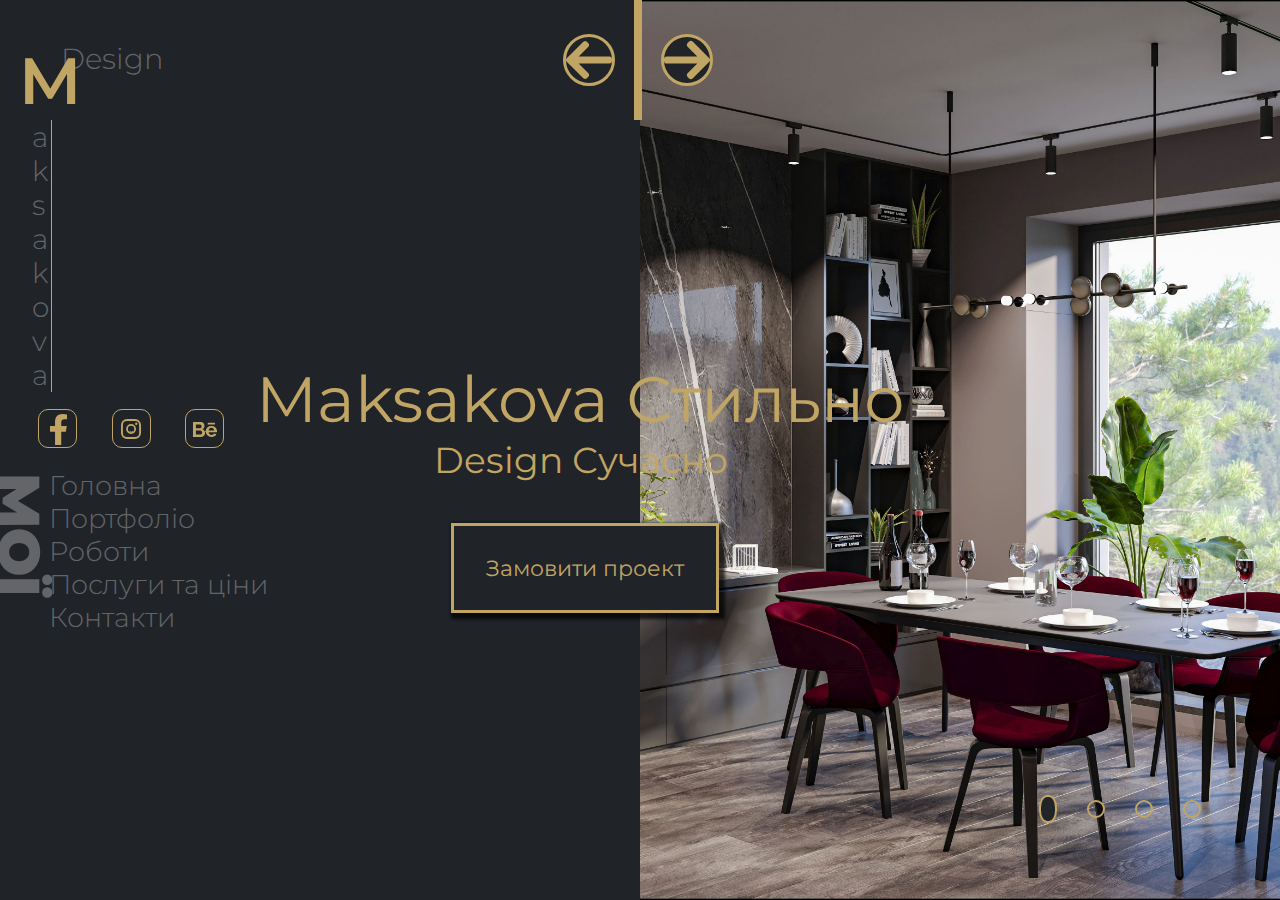
<file: index.html>
<!DOCTYPE html>
<html lang="uk-ua">
<head>
    <meta charset="UTF-8">
    <meta http-equiv="X-UA-Compatible" content="IE=edge">
    <meta name="viewport" content="width=device-width, initial-scale=1.0">
    <link rel="stylesheet" href="css/style.css">
    <link rel="preconnect" href="https://fonts.gstatic.com">
    <link href="https://fonts.googleapis.com/css2?family=Montserrat:wght@300;400;500;600;700&display=swap"
    rel="stylesheet">
    <link rel="icon" type="image/png" sizes="16x16" href="/images/1617789281.ico">
    <title>Maksakova|Design</title>
</head>

<body>
    <!-- Головна -->
    <div class="wrapper">
        <div class="block_page">
            <div class="block_logo">
                <span class="first_letеer">M</span>
                <div class="logo_letter">
                    <span class="logo_letter-img">a<br>k<br>s<br>a<br>k<br>o<br>v<br>a</span>
                </div>
            </div>

            <div class="block_social">
                <ul class="social_list">
                    <li class="social_item fb">
                        <a target="_blank" href="https://www.facebook.com/maksakovadesign-587597978582560/">..</a>
                    </li>
                    <li class="social_item instagram">
                        <a target="_blank" href="https://www.instagram.com/maksakovadesign/?igshid=1u3k29672hvlq">..</a>
                    </li>
                    <li class="social_item be">
                        <a target="_blank" href="https://auth.services.adobe.com/ru_RU/deeplink.html#/progressive-profile/date-of-birth/">.</a>
                    </li>
                </ul>
            </div> <!--block_social-->

            <div class="block_nav">
                <nav>
                    <ul class="nav_list">
                        <li class="nav_item"><a href="./index.html">Головна</a></li>
                        <li class="nav_item"><a href="./portholio.html">Портфоліо</a></li>
                        <li class="nav_item"><a href="./works.html">Роботи</a></li>
                        <li class="nav_item"><a href="./price.html">Послуги та ціни</a></li>
                        <li class="nav_item"><a href="./map.html">Контакти</a></li>
                    </ul>
                </nav>
            </div>
        </div>

        <div class="title_block">
            <h1 class="title_desing">Maksakova Стильно</h1>
            <span class="subtitle_desing">Design Сучасно</span>
            <a class="desing_link btn" href="./form.html">Замовити проект</a>
        </div>

        <div class="slick-arrow_block">
            <span class="line_top"></span>
        </div>

        <div class="slider_block">

            <div class="slider">
                <div class="slider_item">
                    <img class="slider_img" data-lazy='./images/1-min.jpg' src="./images/1-min.jpg" alt="img">
                </div>
                <div class="slider_item">
                    <img class="slider_img" data-lazy='./images/2-min.jpg'  src="./images/2-min.jpg" alt="img">
                </div>
                <div class="slider_item">
                    <img class="slider_img" data-lazy='./images/3-min.jpg' src="./images/3-min.jpg" alt="img">
                </div>
                <div class="slider_item">
                    <img class="slider_img" data-lazy='./images/5-min.jpg' src="./images/5-min.jpg" alt="img">
                </div>
                
            </div> <!--slider-->
            
        </div>

    </div> <!--wrapper-->

    <script src="https://code.jquery.com/jquery-3.6.0.min.js"></script>
    <script src="./js/slick.min.js"></script>
    <script src="./js/index.js"></script>
</body>
</html>
</file>
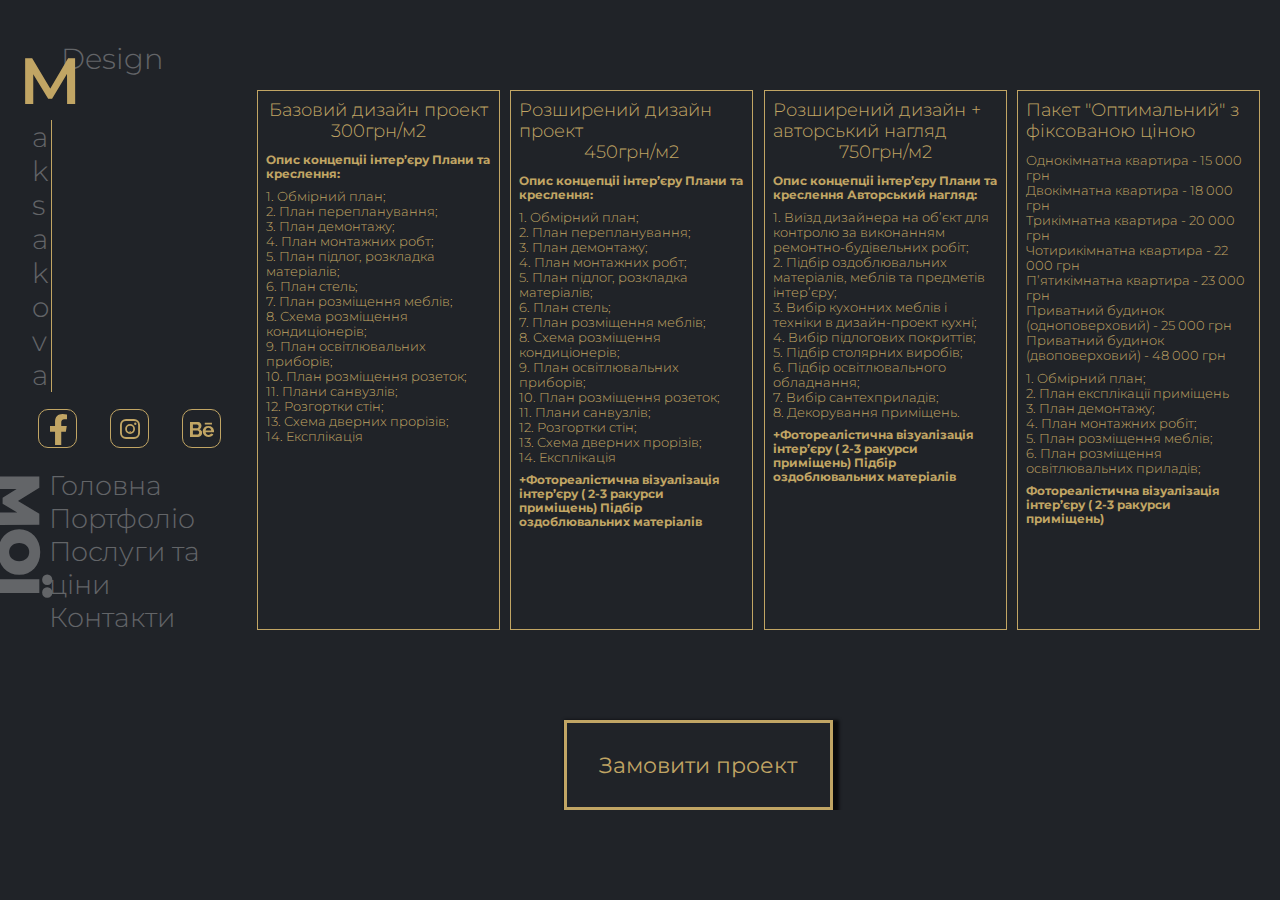
<file: price.html>
<!DOCTYPE html>
<html lang="uk-ua">
<head>
    <meta charset="UTF-8">
    <meta http-equiv="X-UA-Compatible" content="IE=edge">
    <meta name="viewport" content="width=device-width, initial-scale=1.0">
    <link rel="stylesheet" href="css/style.css">
    <link rel="preconnect" href="https://fonts.gstatic.com">
    <link href="https://fonts.googleapis.com/css2?family=Montserrat:wght@300;400;500;600;700&display=swap" rel="stylesheet">
    <link rel="icon" type="image/png" sizes="16x16" href="/images/1617789281.ico">
    <title>Price</title>
</head>

<body>
    <!-- Головна -->
    <div class="wrapper price">
        <div class="block_page">
            <div>
                <div class="block_logo">
                <span class="first_letеer">M</span>
                <div class="logo_letter">
                    <span class="logo_letter-img">a<br>k<br>s<br>a<br>k<br>o<br>v<br>a</span>
                </div>
            </div>

            <div class="block_social">
                <ul class="social_list">
                    <li class="social_item fb">
                        <a target="_blank" href="https://www.facebook.com/maksakovadesign-587597978582560/">.</a>
                    </li>
                    <li class="social_item instagram">
                        <a target="_blank" href="https://www.instagram.com/maksakovadesign/?igshid=1u3k29672hvlq">.</a>
                    </li>
                    <li class="social_item be">
                        <a target="_blank" href="https://auth.services.adobe.com/ru_RU/deeplink.html#/progressive-profile/date-of-birth/">.</a>
                    </li>
                </ul>
            </div> <!--block_social-->
            
            </div>
            <div class="block_nav">
                <nav>
                    <ul class="nav_list">
                        <li class="nav_item"><a href="./index.html">Головна</a></li>
                        <li class="nav_item"><a href="./portholio.html">Портфоліо</a></li>
                        <li class="nav_item"><a href="./price.html">Послуги та ціни</a></li>
                        <li class="nav_item"><a href="./map.html">Контакти</a></li>
                    </ul>
                </nav>
            </div>
        </div>

        <div class="price_block">
            <div class="card_flex">
                <div class="card">
                    <h3 class="card_title" >Базовий дизайн проект</h3>
                    <span class="price_coin">300грн/м2</span>
                    <p class="price_subtitle" >Опис концепціі інтер’єру
                        Плани та креслення:</p>
                    <p class="price_text">1. Обмірний план;<br>
                        2. План перепланування;<br>
                        3. План демонтажу;<br>
                        4. План монтажних робт;<br>
                        5. План підлог, розкладка матеріалів;<br>
                        6. План стель;<br>
                        7. План розміщення меблів;<br>
                        8. Схема розміщення кондиціонерів;<br>
                        9. План освітлювальних приборів;<br>
                        10. План розміщення розеток;<br>
                        11. Плани санвузлів;<br>
                        12. Розгортки стін;<br>
                        13. Схема дверних прорізів;<br>
                        14. Експлікація</p>
                    <p class="price_subtitle"></p>
                </div>
                <div class="card">
                    <h3 class="card_title" >Розширений дизайн проект </h3>
                    <span class="price_coin">450грн/м2</span>
                    <p class="price_subtitle" >Опис концепціі інтер’єру
                        Плани та креслення:</p>
                    <p class="price_text">
                        1. Обмірний план;<br>
                        2. План перепланування;<br>
                        3. План демонтажу;<br>
                        4. План монтажних робт;<br>
                        5. План підлог, розкладка матеріалів;<br>
                        6. План стель;<br>
                        7. План розміщення меблів;<br>
                        8. Схема розміщення кондиціонерів;<br>
                        9. План освітлювальних приборів;<br>
                        10. План розміщення розеток;<br>
                        11. Плани санвузлів;<br>
                        12. Розгортки стін;<br>
                        13. Схема дверних прорізів;<br>
                        14. Експлікація<br>
                    </p>
                    <p class="price_subtitle">+Фотореалістична візуалізація 
                        інтер’єру ( 2-3 ракурси приміщень)
                        Підбір оздоблювальних матеріалів</p>
                </div>
                <div class="card">
                    <h3 class="card_title" >Розширений дизайн + авторський нагляд</h3>
                    <span class="price_coin">750грн/м2</span>
                    <p class="price_subtitle" >Опис концепціі інтер’єру
                        Плани та креслення 
                        Авторський нагляд:
                    </p>
                    <p class="price_text">
                        1. Виїзд дизайнера на об’єкт для 
                        контролю за виконанням 
                        ремонтно-будівельних робіт;<br>
                        2. Підбір оздоблювальних матеріалів, 
                        меблів та предметів інтер’єру;<br>
                        3. Вибір кухонних меблів і техніки 
                        в дизайн-проект кухні;<br>
                        4. Вибір підлогових покриттів;<br>
                        5. Підбір столярних виробів;<br>
                        6. Підбір освітлювального обладнання;<br>
                        7. Вибір сантехприладів;<br>
                        8. Декорування приміщень.
                    <p class="price_subtitle">+Фотореалістична візуалізація 
                        інтер’єру ( 2-3 ракурси приміщень)
                        Підбір оздоблювальних матеріалів</p>
                </div>
                <div class="card">
                    <h3 class="card_title">Пакет "Оптимальний" з фіксованою ціною</h3>
                    <span class="price_coin"></span>
                    <p class="price_text">
                        Однокімнатна квартира - 15 000 грн<br>
                        Двокімнатна квартира - 18 000 грн<br>
                        Трикімнатна квартира - 20 000 грн<br>
                        Чотирикімнатна квартира - 22 000 грн<br>
                        П’ятикімнатна квартира - 23 000 грн<br>
                        Приватний будинок 
                        (одноповерховий) - 25 000 грн<br>
                        Приватний будинок 
                        (двоповерховий) - 48 000 грн</p>
                    <p class="price_text">1. Обмірний план;<br>
                        2. План експлікації приміщень<br>
                        3. План демонтажу;<br>
                        4. План монтажних робіт;<br>
                        5. План розміщення меблів;<br>
                        6. План розміщення освітлювальних 
                        приладів;</p>
                    <p class="price_subtitle">
                        Фотореалістична візуалізація 
                        інтер’єру ( 2-3 ракурси приміщень)
                    </p>
                </div>
            </div>
            <a class="btn" href="./form.html">Замовити проект</a>
        </div> <!--price_block-->
        
    </div> <!--wrapper-->

</body>
</html>
</file>
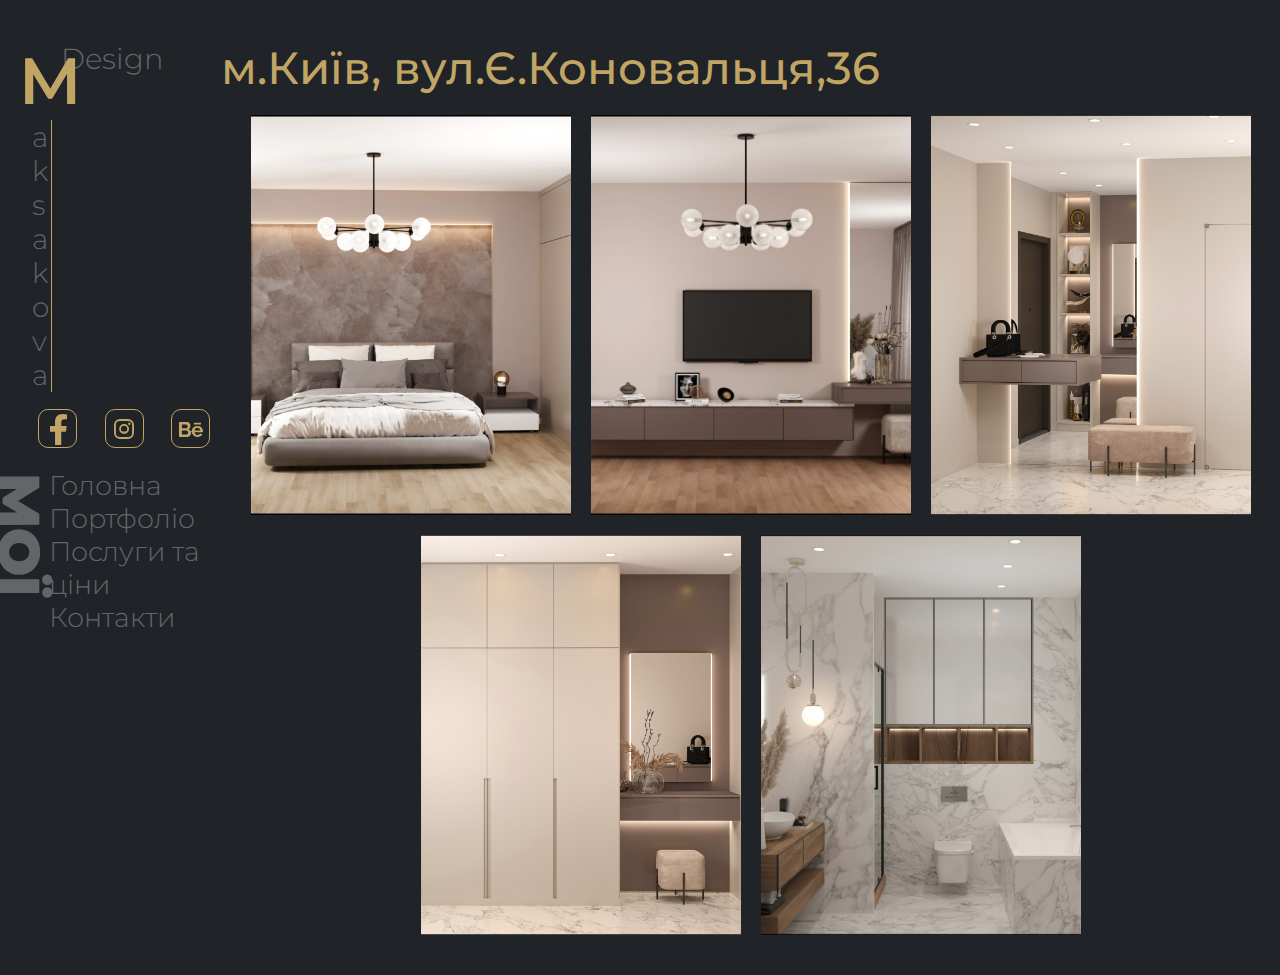
<file: works_picture.html>
<!DOCTYPE html>
<html lang="uk-ua">
<head>
    <meta charset="UTF-8">
    <meta http-equiv="X-UA-Compatible" content="IE=edge">
    <meta name="viewport" content="width=device-width, initial-scale=1.0">
    <link rel="stylesheet" href="css/style.css">
    <link rel="preconnect" href="https://fonts.gstatic.com">
    <link href="https://fonts.googleapis.com/css2?family=Montserrat:wght@300;400;500;600;700&display=swap"
    rel="stylesheet">
    <link rel="icon" type="image/png" sizes="16x16" href="/images/1617789281.ico">
    <title>Maksakova|Design</title>
</head>

<body>
    <!-- Головна -->
    <div class="wrapper works_scroll">
        <div class="block_page">
            <div class="block_logo">
                <span class="first_letеer">M</span>
                <div class="logo_letter">
                    <span class="logo_letter-img">a<br>k<br>s<br>a<br>k<br>o<br>v<br>a</span>
                </div>
            </div>

            <div class="block_social">
                <ul class="social_list">
                    <li class="social_item fb">
                        <a target="_blank" href="https://www.facebook.com/maksakovadesign-587597978582560/">..</a>
                    </li>
                    <li class="social_item instagram">
                        <a target="_blank" href="https://www.instagram.com/maksakovadesign/?igshid=1u3k29672hvlq">..</a>
                    </li>
                    <li class="social_item be">
                        <a target="_blank" href="https://auth.services.adobe.com/ru_RU/deeplink.html#/progressive-profile/date-of-birth/">.</a>
                    </li>
                </ul>
            </div> <!--block_social-->

            <div class="block_nav">
                <nav>
                    <ul class="nav_list">
                        <li class="nav_item"><a href="./index.html">Головна</a></li>
                        <li class="nav_item"><a href="./portholio.html">Портфоліо</a></li>
                        <li class="nav_item"><a href="./price.html">Послуги та ціни</a></li>
                        <li class="nav_item"><a href="./map.html">Контакти</a></li>
                    </ul>
                </nav>
            </div>
        </div>

        <section class="works">
            <h2 class="title_work">м.Київ, вул.Є.Коновальця,36</h2>

            <div class="picture_flex">
                <div class="works_picture">
                    <img class="picture_img" src="./images/work1/1-min.jpg" alt="">
                </div>
    
                <div class="works_picture">
                    <img class="picture_img" src="./images/work1/2-min.jpg" alt="">
                </div>
    
                <div class="works_picture">
                        <img class="picture_img" src="./images/work1/3-min.jpg" alt="">
                </div>
    
                <div class="works_picture">
                        <img class="picture_img" src="./images/work1/4-min.jpg" alt="">
                </div>
    
                <div class="works_picture">
                        <img class="picture_img" src="./images/work1/5-min.jpg" alt="">
                </div>
            </div>
        </section> <!--works-->
    
    </div> <!--wrapper-->

    <script src="https://code.jquery.com/jquery-3.6.0.min.js"></script>
    <script src="./js/slick.min.js"></script>
    <script src="./js/index.js"></script>
</body>
</html>
</file>
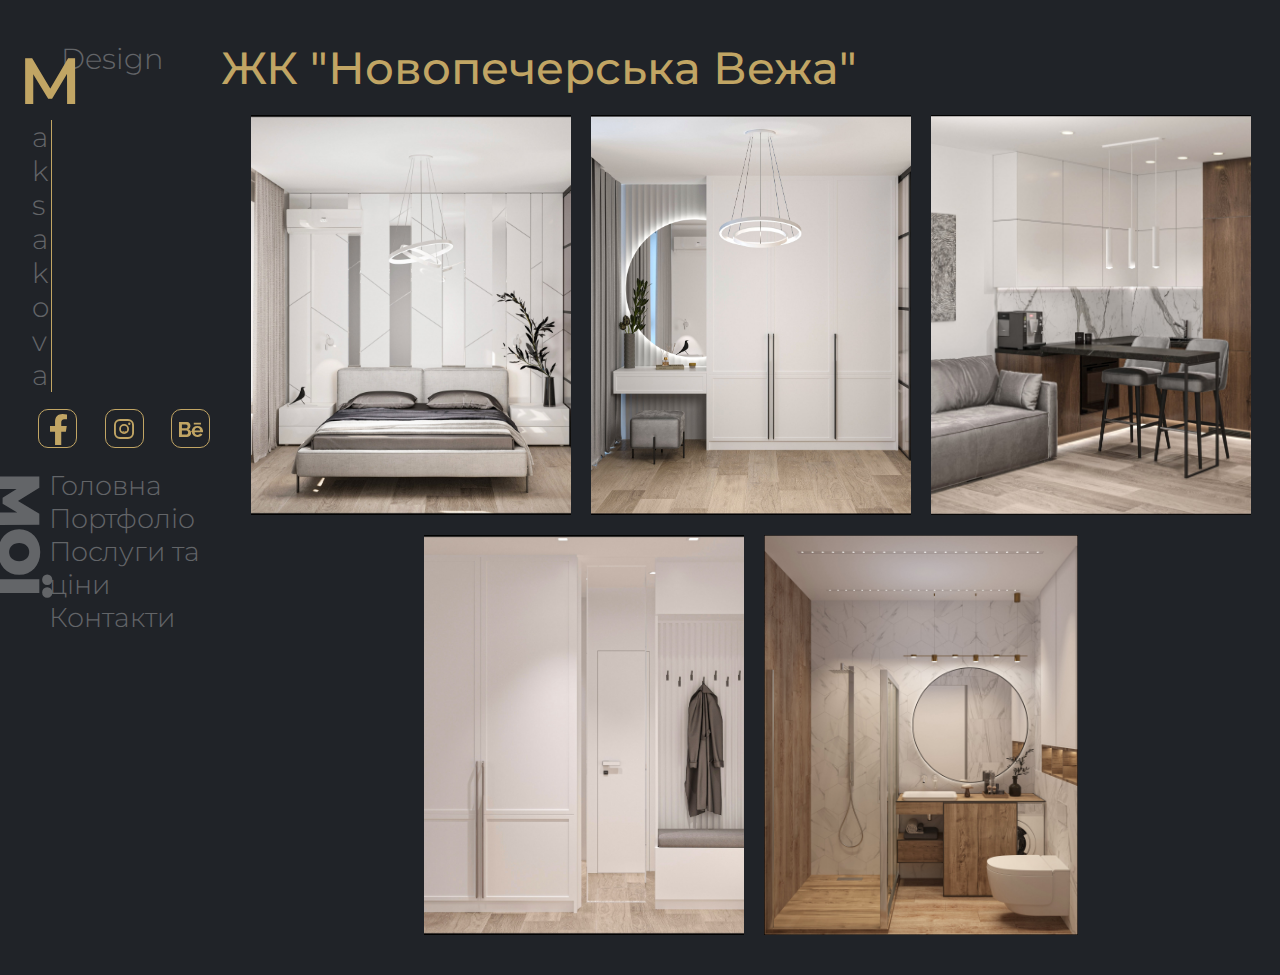
<file: works_picture2.html>
<!DOCTYPE html>
<html lang="uk-ua">
<head>
    <meta charset="UTF-8">
    <meta http-equiv="X-UA-Compatible" content="IE=edge">
    <meta name="viewport" content="width=device-width, initial-scale=1.0">
    <link rel="stylesheet" href="css/style.css">
    <link rel="preconnect" href="https://fonts.gstatic.com">
    <link href="https://fonts.googleapis.com/css2?family=Montserrat:wght@300;400;500;600;700&display=swap"
    rel="stylesheet">
    <link rel="icon" type="image/png" sizes="16x16" href="/images/1617789281.ico">
    <title>Maksakova|Design</title>
</head>

<body>
    <!-- Головна -->
    <div class="wrapper works_scroll">
        <div class="block_page">
            <div class="block_logo">
                <span class="first_letеer">M</span>
                <div class="logo_letter">
                    <span class="logo_letter-img">a<br>k<br>s<br>a<br>k<br>o<br>v<br>a</span>
                </div>
            </div>

            <div class="block_social">
                <ul class="social_list">
                    <li class="social_item fb">
                        <a target="_blank" href="https://www.facebook.com/maksakovadesign-587597978582560/">..</a>
                    </li>
                    <li class="social_item instagram">
                        <a target="_blank" href="https://www.instagram.com/maksakovadesign/?igshid=1u3k29672hvlq">..</a>
                    </li>
                    <li class="social_item be">
                        <a target="_blank" href="https://auth.services.adobe.com/ru_RU/deeplink.html#/progressive-profile/date-of-birth/">.</a>
                    </li>
                </ul>
            </div> <!--block_social-->

            <div class="block_nav">
                <nav>
                    <ul class="nav_list">
                        <li class="nav_item"><a href="./index.html">Головна</a></li>
                        <li class="nav_item"><a href="./portholio.html">Портфоліо</a></li>
                        <li class="nav_item"><a href="./price.html">Послуги та ціни</a></li>
                        <li class="nav_item"><a href="./map.html">Контакти</a></li>
                    </ul>
                </nav>
            </div>
        </div>

        <section class="works">
            <h2 class="title_work">ЖК "Новопечерська Вежа"</h2>

            <div class="picture_flex">
                <div class="works_picture">
                    <a href="./images/work2/1.jpg"><img class="picture_img" src="./images/work2/1-min.jpg" alt="work2"></a>
                </div>
    
                <div class="works_picture">
                    <img class="picture_img" src="./images/work2/2-min.jpg" alt="work2">
                </div>
    
                <div class="works_picture">
                        <img class="picture_img" src="./images/work2/3-min.jpg" alt="work2">
                </div>
    
                <div class="works_picture">
                        <img class="picture_img" src="./images/work2/4-min.jpg" alt="work2">
                </div>
    
                <div class="works_picture">
                        <img class="picture_img" src="./images/work2/5-min.jpg" alt="work2">
                </div>
            </div>
        </section> <!--works-->
    
    </div> <!--wrapper-->

    <script src="https://code.jquery.com/jquery-3.6.0.min.js"></script>
    <script src="./js/slick.min.js"></script>
    <script src="./js/index.js"></script>
</body>
</html>
</file>
<file: css/style.css>
html {
    font-size: 62.5%;
}

body {
   margin: 0;
   background-color:#202328;
   color: #C1A564;
   font-family: 'Montserrat';
}

*,
*::before,
*::after {
    box-sizing: border-box;
}

ul, li, a {
    text-decoration: none;
    list-style: none;
    color: inherit;
}

li, a, button {
    cursor: pointer;
}

h1, h2, h3, h4, h5, h6,
p, a, ul, span, div {
    margin: 0;
    padding: 0;
    line-height: normal;
}

.btn {
    display: flex;
    justify-content: center;
    align-items: center;
    align-self: center;

    width: 21vw;
    height: 10vh;
    border: 3px solid #C1A564;
    box-shadow: 3px 3px 3px 3px rgba(0,0,0,0.7);
    margin-left: 30%;

    font-size: 1.7vw;
    color: #C1A564;
}

/* Головна */
.wrapper {
    display: flex;
    flex: 1 1 auto;
    justify-content: space-between;
    overflow: hidden;
    max-width: 100vw;
    height: 100vh;

    position: relative;
}

.block_page {
    padding: 4.6vh 0 8.3vh 0;
}

.block_logo {
    display: flex;
    flex-direction: column;
    margin-bottom: 1.9vh;
    padding-left: 1.5vw;
}

.logo_svg {
    width: 1.0vw;
    /* height: 5.6vh; */
}

.first_letеer {
    font-size: 5.10vw;
    font-weight: 600;
    color: #C1A564;

    position: relative;
}

.first_letеer::after {
    content: 'Design';
    color: #636568;
    font-size: 2.3vw;
    font-weight: 300;

    position: absolute;
    transform: translate(-20%, 0%);
    z-index: -1;
}

.logo_letter {
    width: 2.6vw;
    max-height: 34rem;
    padding-left: 1.0vw;
    border-right: 1px solid #C1A564;
}

.logo_letter-img {
    color: #636568;

    font-weight: 300;
    font-size: 3.2rem;
}

.social_list {
    display: flex;
    flex-direction: column;
    gap: 15%;
    margin-left: 3.1vw;
}

.social_item {
    width: 3.9rem;
    height: 3.9rem;
    border: 1.5px solid #C1A564;
    border-radius: 1rem;
    margin-bottom: 2.3vh;
    display: flex;
    justify-content: center;
    align-items: center;

    overflow: hidden;
}

.social_img {
    width: 1.3vw;
}

.fb {
    background: url('../images/Сгруппировать 5.svg') center no-repeat;
}

.instagram {
    background: url('../images/Сгруппировать 4.svg') center no-repeat
}

.be {
    background: url('../images/Сгруппировать 6.svg') center no-repeat
}

.nav_list {
    display: flex;
    flex-direction: column;
    margin-left: 3.8vw;

    position: relative;
}

.nav_list::after {
    position: absolute;
    content: 'МОЇ';

    color: #636568;
    font-size: 4.5vw;
    font-weight: 900;
    
    transform: rotate(90deg) translate(25%, 130%);
}

.nav_item {
    font-size: 2.1vw;
    font-weight: 300;
    color: #636568;
}

.nav_item:hover {
    font-weight: 300;
    color: #C1A564;

    transition: 0.1s linear;
}

.title_block {
    display: flex;
    flex-direction: column;
    justify-content: center;

    top: 40%;
    left: 20%;

    color: #C1A564;

    position: absolute;
    z-index: 10;
}

.title_desing {
    align-self: center;
    font-size: 5vw;
    font-weight: 400;
}

.subtitle_desing {
    align-self: center;
    font-size: 2.8vw;
    font-weight: 400;

    margin-bottom: 4.6vh;
}

.desing_link {
    align-self: start;
    background: #202328;
}

/* Slider */

.slider_block {
    max-width: 50%;
    /* overflow: hidden; */
}

.slider_block_portholio {
    max-width: 70%;
}

.slider_block-portholio {
    max-width: 70%;
}

.slider {
    position: relative;
}

.slider_item {
    margin: 0;
}

.slick-list { 
    overflow: hidden;
}

.slick-track{
    display: flex;
    overflow: hidden;
}


.slider_img {
    width: 100%;
    height: 100vh;
    object-fit: cover;

    background-position:center center;
    background-size:cover;
}

.slick-arrow_block{
    display: flex;
    justify-content: space-between;
    align-items: center;

    width: 15rem;

    position: absolute;
    top: 0;
    left: 46%;
    z-index: 5;
}

.slick-arrow_portholio {
    left: 25.8%;
}

.line_top {
    width: 0.8rem;
    height: 12rem;
    background: #C1A564;
}

.slick-arrow {
    width: 5.2rem;
    height: 5.2rem;
    border: 3px solid #C1A564;
    border-radius: 50%;

    font-size: 0;
    outline: none;
}

.slick-arrow.slick-prev{
    background:url('../images/left-arrow.svg') #202328 0 0/ 100% no-repeat;
}

.slick-arrow.slick-next {
    background:url('../images/right-arrow.svg') #202328 0 0/ 100% no-repeat;
}

/* slider_dots */

.slick-dots {
    display: flex;
    justify-content: space-around;
    align-items: center;

    width: 30%;
    position: absolute;

    top: 88%;
    left: 60%;
    z-index: 1000;
}

.slick-dots li button {
    opacity: 0;
    outline: none;                     
}

.slick-dots li {
    width: 1.8rem;
    height: 1.8rem;
    background: none;
    border: 2px solid #C1A564;
    border-radius: 50%;
}

.slick-dots .slick-active {
    width: 1.8rem;
    height: 2.8rem;
    background: #202328;
    border: 2px solid #C1A564;
    border-radius: 45%;
}

/* Popap */

.popap_flex {
    display: flex;
    justify-content: center;
    align-items: center;
    flex-direction: column;
    text-align: center;
    position: absolute;
    top: 40%;
    left: 30%;

    /* width: 61.2vw;
    height: 30.6vh; */

    color: #C1A564;
}

.title_popap {
    
    font-size: 4.1vw;
    font-weight: 400;

    margin-bottom: 2.0vh;
}

.subtitle_popap {
    font-size: 2.4vw;
    font-weight: 400;

    margin-bottom: 2.5vh;
}

/* Form */
.form_flex {
    display: flex;
    justify-content: center;
    align-items: center;
    width: 100%;
}

.form_style {
    border: 3px solid #C1A564;
    box-shadow: 3px 3px 3px 3px rgba(0,0,0,0.7);
    background: #202328;
    outline: none;
    text-align: -webkit-center;
    color: #C1A564;
}

.flex_input {
    display: flex;
    justify-content: space-between;
    margin-bottom: 6.5vh;
}

input, textarea {
    font-family:inherit;
    font-size: 1.3vw;
    font-weight: 400;
  }

.form_input {
    width: 29.1vw;
    height: 9.3vh;
}

.form_textarea {
    width: 60.2vw;
    height: 32.4vh;

    margin-bottom: 9.3vh;
}

.form_link {
    box-shadow: 3px 3px 3px 3px rgba(0,0,0,0.7);
    margin-left: 30%;
    background: #202328;
}

/* Map blok */
.map_block {
    display: flex;
    flex-direction: column;
    justify-content: center;
    align-self:center;
    flex-grow: inherit;
    align-items: center;
    font-weight: 300;

    margin-right: 10%;
}

.map_block a.btn {
    margin: 0;
}

.map {
    width: 61.2vw;
    height: 42.6vh;

    position: relative;
    overflow: hidden;

    border: 1px solid #C1A564;
    margin-bottom: 2.0vw;
}

.iframe_map {
    height:100%;
    width:100%;
    position:absolute;
}

.map_mail, .map_tel {
    font-size: 1.2vw;
    align-self: center;
}

.map_tel {
    margin-bottom: 2.0vw;
}

/* Price */

.price_block {
    align-self: center;
    width: 83.3vw;
    overflow: hidden;
}

.card_flex {
    display: flex;
    flex-wrap: wrap;
    /* align-items: center; */
    gap: 0.8vw;
}

.card {
    display: flex;
    /* justify-content: center; */
    align-items: center;
    flex-direction: column;

    width: 19vw;
    height: 60vh;
    border: 1px solid #C1A564;

    margin-bottom: 9rem;
    padding: 0.8rem;
    overflow: hidden;
    text-overflow: clip;
}

.card_title {
    font-size: 1.4vw;
    font-weight: 300;

    align-self: center;
}

.price_coin {
    font-size:  1.4vw;
    font-weight: 300;

    align-self: center;
    margin-bottom: 1.2rem;
}

.price_subtitle {
    font-size: 0.9vw;
    font-weight: 700;
    margin-bottom: 0.8rem;
}

.price_text {
    text-align: start;

    font-size: 1vw;
    font-weight: 300;
    margin-bottom: 0.8rem;
    /* overflow: auto; */
}

/* Portholio */

.portholio {
    position: absolute;
    top: 20%;
    left: 10%;
}

.portholio_title {
    font-size: 5rem;
    font-weight: 400;

    margin-bottom: 3rem;
}

.portholio-btn {
    background: #202328;

    margin-left: 0;
    z-index: 6;
    top: 67%;
    left: 20%;
    position: absolute;
}

/* Works */

.works {

    width: 100%;
    min-height: 100vh;
    padding: 4rem 0;
}

.title_work {
    font-size: 4.5rem;
    margin-bottom: 2rem;
    font-weight: 500;
}

.works_flex {
    display: flex;
    flex-wrap: wrap;
    justify-content: center;
    gap: 2rem;
}

.works_card {
    display: flex;
    justify-content: center;

    width: 34vw;
    height: 50vh;
    overflow: hidden;

    border-radius: 10px;
}
.works1 {
    background-image: linear-gradient(180deg,rgba(59, 55, 45, 0.2) 0%,#242018 100%), url(../images/work1/1-min.jpg);
    background-position: center;
    background-size: cover;
    background-repeat: no-repeat;
}

.works2 {
    background-image: linear-gradient(180deg,rgba(36,32,24,.2) 0%,#242018 100%), url(../images/work2/1-min.jpg);
    background-position: center;
    background-size: cover;
}

.figure_card {
    align-self: center;
    font-size: 2.4rem;
    font-weight: 600;
    line-height: 1.6em;
}

.works_scroll {
    height: auto;
}

/* Works_picture */

.picture_flex {
    display: flex;
    flex-wrap: wrap;
    justify-content: center;
    gap: 2rem;
}

.works_picture {
    max-width: 32rem;
    height: 40rem;
    overflow: hidden;
}

.picture_img {
    max-width: 100%;
    height: 100%;
    object-fit: cover;
    object-position: center;
}


/* Laptop */
@media screen and (max-width: 1370px)  {
    .social_list {
        flex-direction: row;
        margin-left: 3vw;
    }

    .logo_letter img {
        border-right: 1px solid #C1A564;
        height: 80%;
    }

    .slick-arrow_block {
        left: 44%;
    }

    .slick-arrow_portholio {
        left: 24%;
    }
}

@media screen and (min-width: 1024px) {
    .logo_letter-img {
        font-size: 2.8rem;
    }
}

@media screen and (max-width: 768px) {

    /* block_page */
    .logo_letter, .block_social{
        display: none;
    }

    .first_letеer {
        font-size: 16vw;
    }
    .first_letеer::after {
        font-size: 4vw;
    }

    .nav_item {
        font-size: 5vw;
    }

    .slick-arrow_block {
        display: none;
    }

    .portholio_title {
        font-size: 3rem;
    }

    .slider_block {
        max-width: 65%;
    }

    /* title_block */

    .title_desing {
        font-size: 6vw;
    }

    .subtitle_desing {
        font-size: 4.5vw ;
    }

    .btn {
        width: 30vw;
        height: 6vh;
        font-size: 2.8vw;
    }

    /* Map */

    .map_block {
        position: absolute;
        top: 40%;
        left: 20%;
    }

    .map_mail, .map_tel {
        font-size: 4vw;
    }

    /* Price */

    .price {
        overflow: scroll;
    }

    .price_block {
        position: absolute;
        top: 40%;
        left: 10%;
        z-index: 100;
    }

    .card {
        width: 120rem;
        height: auto;
        margin-bottom: 2rem;
    }

    .card_title, .price_coin {
        font-size: 5vw;
    }

    .price_text, .price_subtitle  {
        font-size: 4vw;
    }

    /* form */

    .form_flex {
        position: absolute;
        top: 35%;
        left: 0;
    }

    .form_input {
        width: 48vw;
    }

    .form_textarea {
        width: 96vw;
    }

    input, textarea {
        font-weight: 300;
        font-size: 2.8vw;
    }

    /* Works */
    .title_work {
        font-size: 3rem;
    }

    .works_picture {
        max-width: 24rem;
        height: 36rem;
        overflow: hidden;
    }
    
  }
</file>
